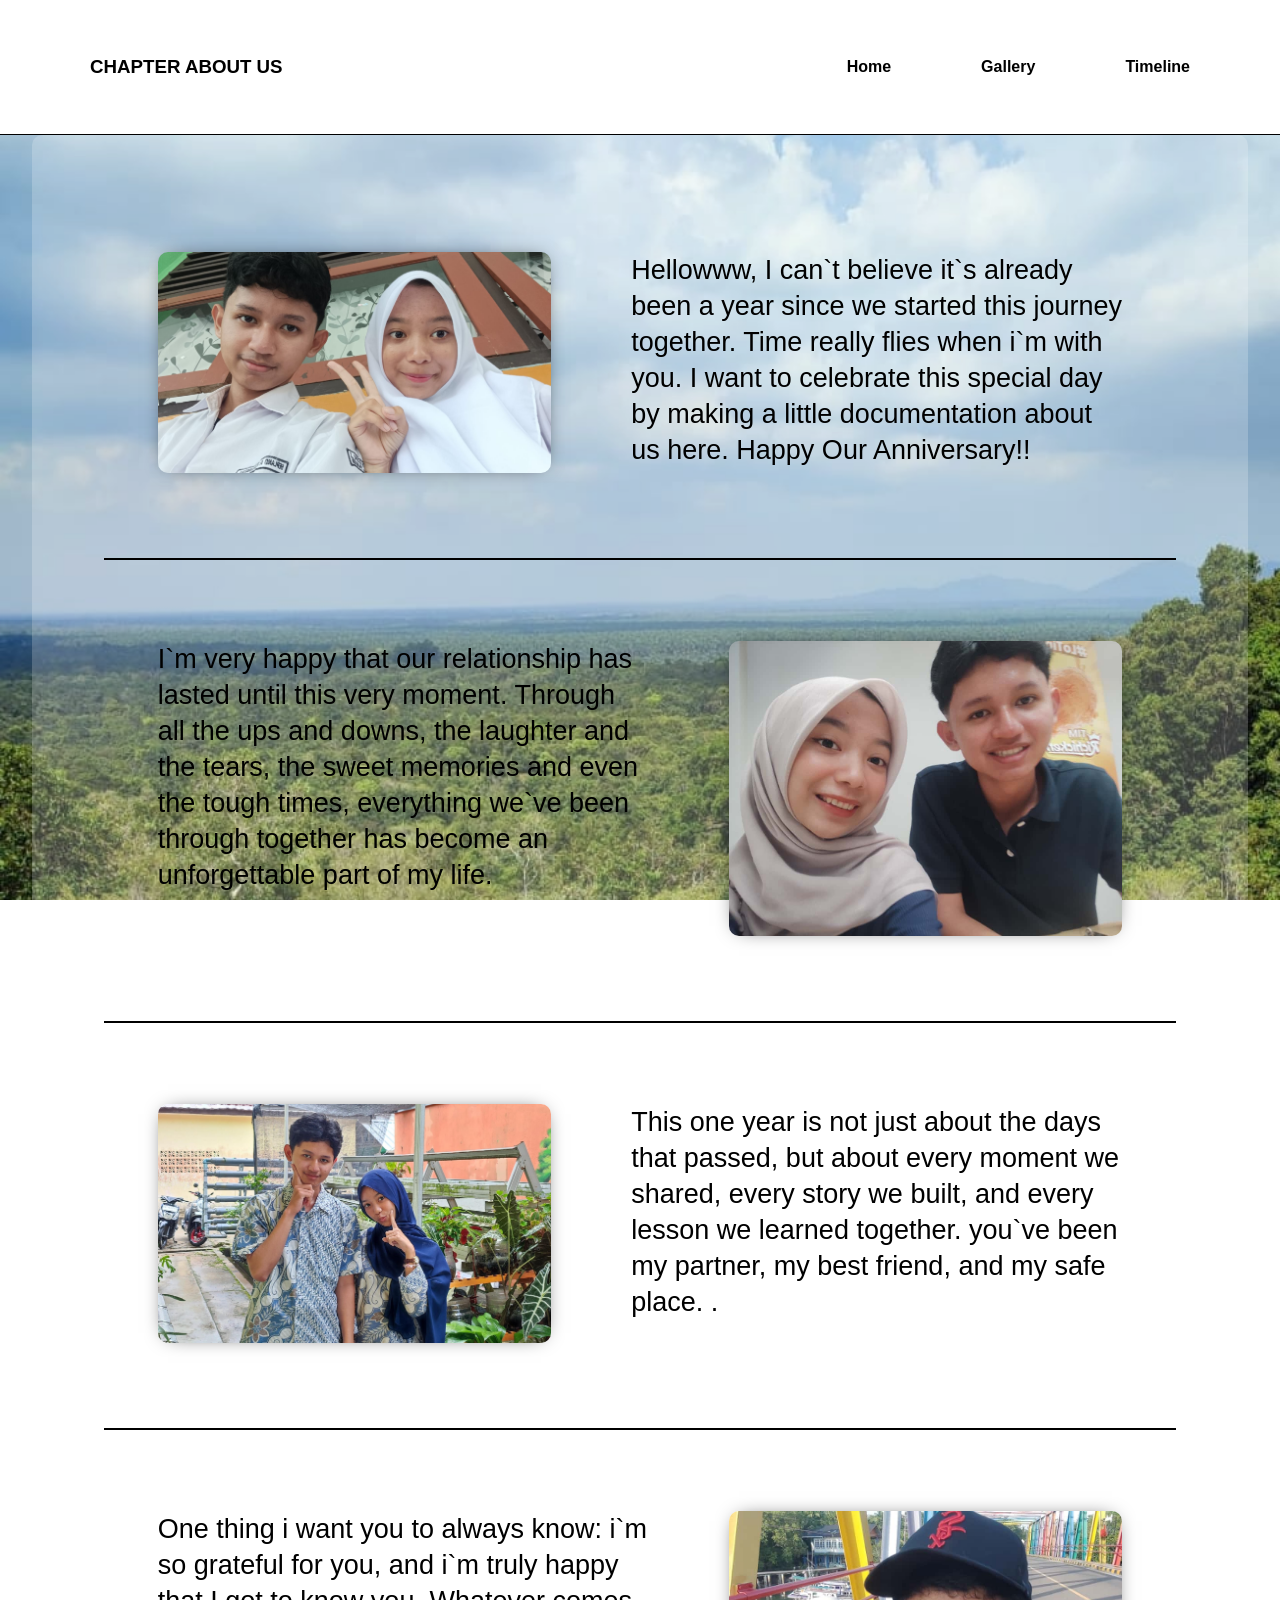
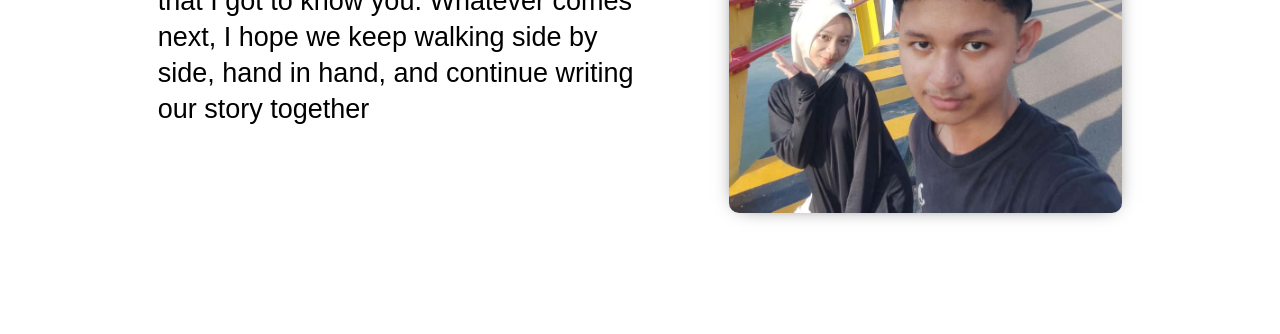
<file: index.html>
<!DOCTYPE html>
<html lang="en">
<head>
    <meta charset="UTF-8">
    <meta name="viewport" content="width=device-width, initial-scale=1.0">
    <title>HOME</title>
   <link rel="stylesheet" href="css/index.css">
   <link rel="stylesheet" href="css/css/all.min.css">
</head>
<body>
    <!-- Navbar -->
    <div class="container-navbar">
        <div class="navbar">
            <label for="humburger">&#9776;</label>
            <input type="checkbox" id="humburger">
        <div class="navbar-merk">
            <h3>CHAPTER ABOUT US</h3>
        </div>
        <nav>
        <div class="navbar-menu">
             <ul>
            <li><a href="index.html">Home</a></li>
            <li><a href="pages/gallery.html">Gallery</a></li>
           <li> <a href="pages/Timeline.html">Timeline</a></li>
            </ul>
           </div>
         </nav>
        </div>
    </div>
    <!-- Home -->
    <div class="container-header">
   <div class="header">
    <div class="header-img">
        <img src="gambar/Homeimg.jpg" alt="">
    </div>
    <div class="header-text">
        <p>Hellowww, I can`t believe it`s already been a year since we started this journey together. Time really flies when i`m with you. I want to celebrate this special day by making a little documentation about us here. Happy Our Anniversary!!</p>
    </div>
   </div>
   <hr>
   <div class="header">
    <div class="header-text">
        <p>I`m very happy that our relationship has lasted until this very moment. Through all the ups and downs, the laughter and the tears, the sweet memories and even the tough times, everything we`ve been through together has become an unforgettable part of my life.</p>
    </div>
    <div class="header-img">
        <img src="gambar/homeimg2.jpg" alt="">
    </div> 
   </div>
   <hr>
   <div class="header">
    <div class="header-img">
        <img src="gambar/homeimg3.jpg" alt="">
    </div>
    <div class="header-text">
        <p>This one year is not just about the days that passed, but about every moment we shared, every story we built, and every lesson we learned together. you`ve been my partner, my best friend, and my safe place.
.</p>
    </div>
   </div>
   <hr>
   <div class="header">
    <div class="header-text">
        <p>One thing i want you to always know: i`m so grateful for you, and i`m truly happy that I got to know you. Whatever comes next, I hope we keep walking side by side, hand in hand, and continue writing our story together</p>
    </div>
    <div class="header-img">
        <img src="gambar/homeimg4.jpg" alt="">
    </div>  
   </div>
   </div>
   
</body>
</html>
</file>
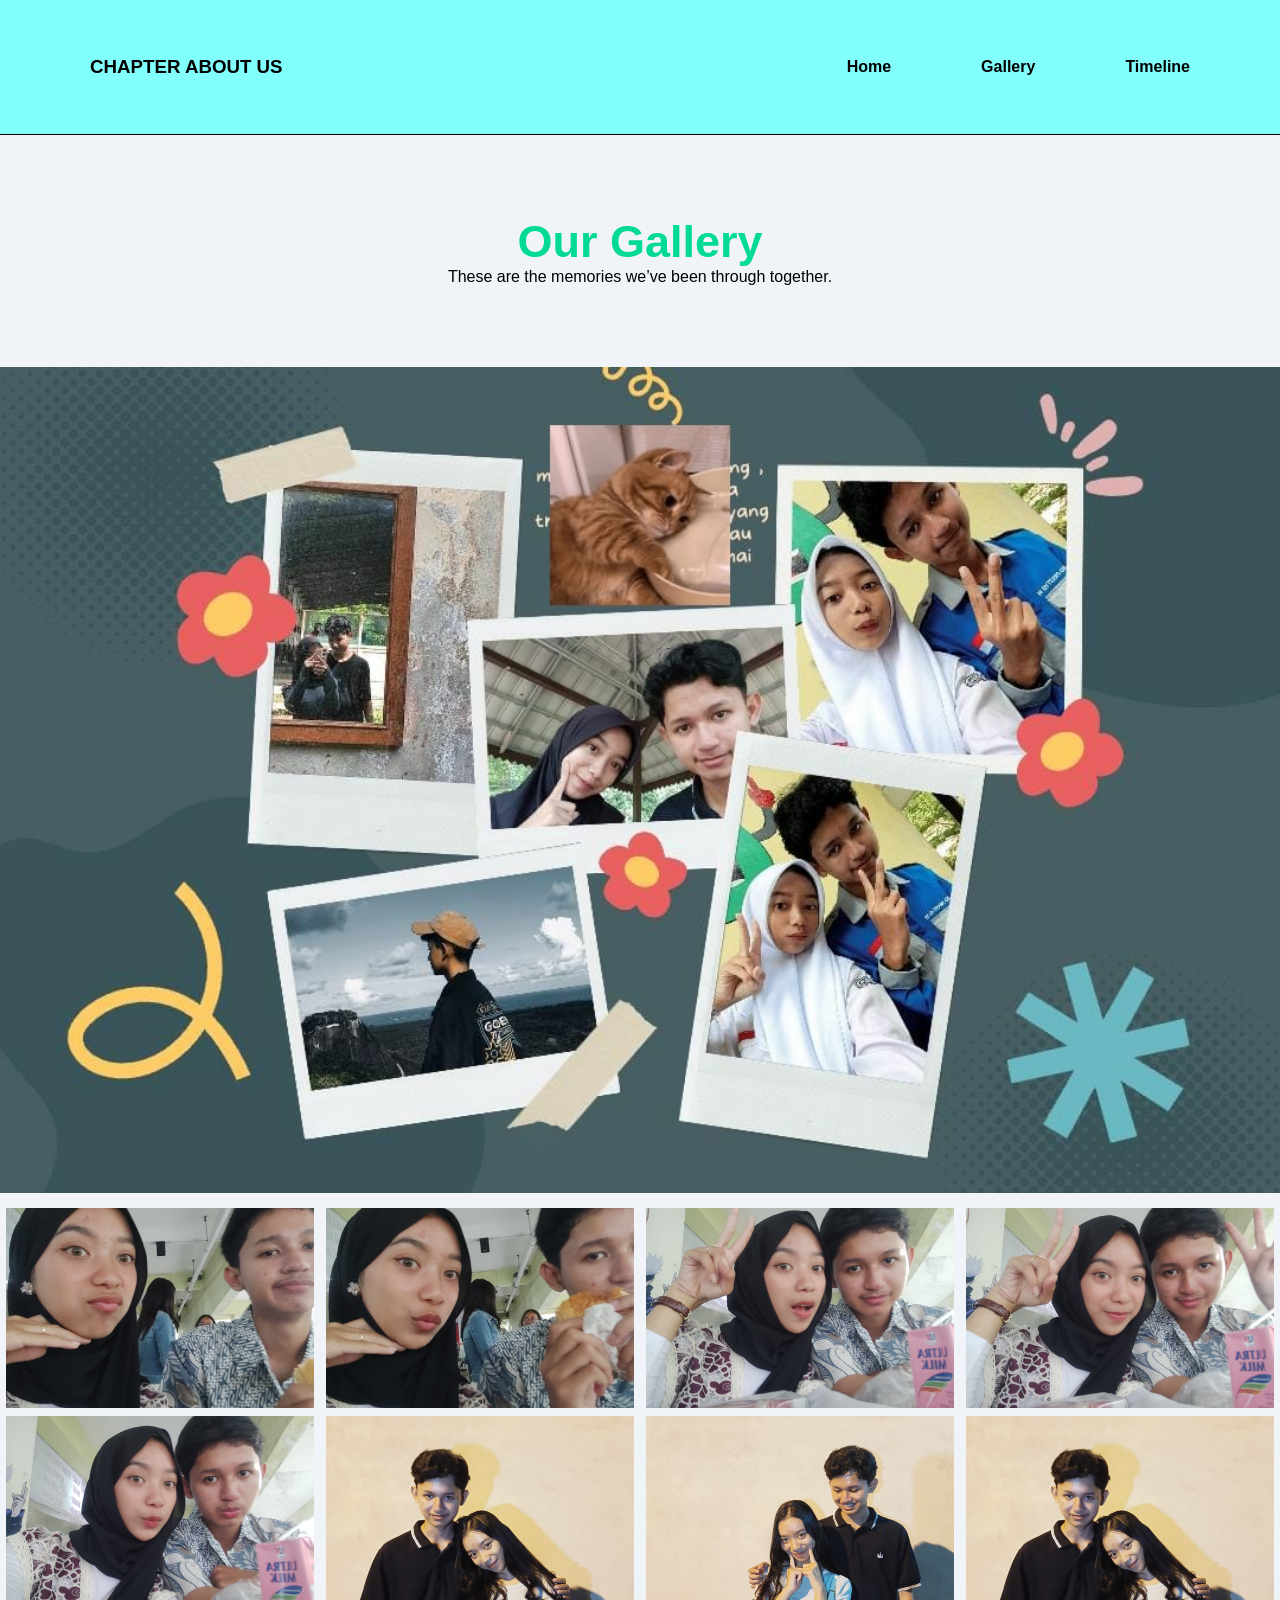
<file: pages/gallery.html>
<!DOCTYPE html>
<html lang="en">
<head>
    <meta charset="UTF-8">
    <meta name="viewport" content="width=device-width, initial-scale=1.0">
    <title>GALLERY</title>
    <link rel="stylesheet" href="../css/gallery.css">
</head>
<body>
    <!-- Navbar -->
    <div class="container-navbar">
        <div class="navbar">
            <label for="humburger">&#9776;</label>
            <input type="checkbox" id="humburger">
        <div class="navbar-merk">
            <h3>CHAPTER ABOUT US</h3>
        </div>
        <nav>
        <div class="navbar-menu">
             <ul>
            <li><a href="../index.html">Home</a></li>
            <li><a href="../pages/gallery.html">Gallery</a></li>
           <li> <a href="../pages/Timeline.html">Timeline</a></li>
            </ul>
           </div>
         </nav>
        </div>
    </div>
    <!-- Gallery -->
     <section id="container-gallery">
        <div class="header-gallery">
            <h3>Our Gallery</h3>
            <p>These are the memories we’ve been through together.</p>
        </div>
        <div class="gallery-pic">
            <img src="../gambar/galleryheader.jpg" alt="">
        </div>
        <!-- flex -->
        <div class="gallery-flex">
            <div class="image">
                <img src="../gambar/image1.jpg" alt="">
            </div>
            <div class="image">
                <img src="../gambar/image3.jpg" alt="">
            </div>
            <div class="image">
                <img src="../gambar/image4.jpg" alt="">
            </div>
            <div class="image">
                <img src="../gambar/image5.jpg" alt="">
            </div>
            <div class="image">
                <img src="../gambar/image6.jpg" alt="">
            </div>
            <div class="image">
                <img src="../gambar/image7.jpg" alt="">
            </div>
            <div class="image">
                <img src="../gambar/image8.jpg" alt="">
            </div>
            <div class="image">
                <img src="../gambar/image7.jpg" alt="">
            </div>
        </div>
     </section>
</body>
</html>
</file>
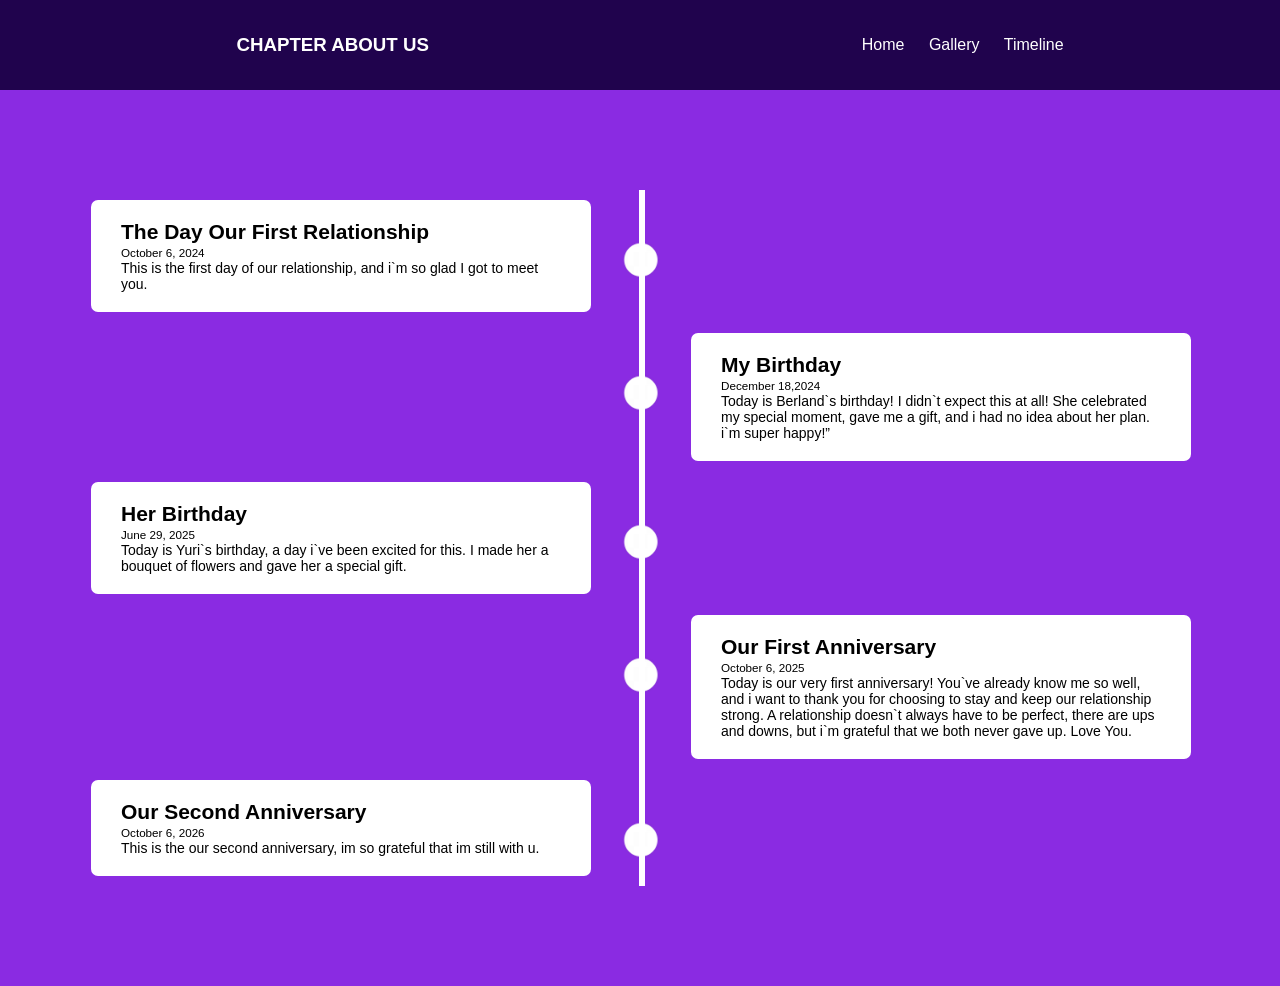
<file: pages/Timeline.html>
<!DOCTYPE html>
<html lang="en">
<head>
    <meta charset="UTF-8">
    <meta name="viewport" content="width=device-width, initial-scale=1.0">
    <title>TIMELINE</title>
    <link rel="stylesheet" href="../css/Timeline.css">
</head>
<body>
     <div class="container-navbar">
        <div class="navbar-merk">
            <h3>CHAPTER ABOUT US</h3>
        </div>
        <div class="navbar-menu">
            <a href="../index.html">Home</a>
            <a href="gallery.html">Gallery</a>
            <a href="Timeline.html">Timeline</a>
        </div>
    </div>
    
    <div class="timeline">
        <div class="container left">
            <img src="../gambar/circle.png" alt="">
            <div class="box-text">
                <h2>The Day Our First Relationship</h2>
                <small>October 6, 2024</small>
                <p>This is the first day of our relationship, and i`m so glad I got to meet you.</p>
            </div>
        </div>
        <div class="container right">
            <img src="../gambar/circle.png" alt="">
            <div class="box-text">
                <h2>My Birthday</h2>
                <small>December 18,2024</small>
                <p>Today is Berland`s birthday! I didn`t expect this at all! She celebrated my special moment, gave me a gift, and i had no idea about her plan. i`m super happy!”</p>
            </div>
        </div>
        <div class="container left">
            <img src="../gambar/circle.png" alt="">
            <div class="box-text">
                <h2>Her Birthday</h2>
                <small>June 29, 2025</small>
                <p>Today is Yuri`s birthday, a day i`ve been excited for this. I made her a bouquet of flowers and gave her a special gift.</p>
            </div>
        </div>
        <div class="container right">
            <img src="../gambar/circle.png" alt="">
            <div class="box-text">
                <h2>Our First Anniversary</h2>
                <small>October 6, 2025</small>
                <p>Today is our very first anniversary! You`ve already know me so well, and i want to thank you for choosing to stay and keep our relationship strong. A relationship doesn`t always have to be perfect, there are ups and downs, but i`m grateful that we both never gave up. Love You.</p>
            </div>
        </div>
	        <div class="container left">
            <img src="../gambar/circle.png" alt="">
            <div class="box-text">
                <h2>Our Second Anniversary</h2>
                <small>October 6, 2026</small>
                <p>This is the our second anniversary, im so grateful that im still with u.</p>
            </div>
        </div>

    </div>
</body>
</html>
</file>
<file: css/index.css>
* {
    margin:0;
    padding: 0;
    font-family: Arial, Helvetica, sans-serif;
}
body {
     background-image: url(../gambar/navbarhome.jpg);
    background-attachment: fixed;
    background-repeat: no-repeat;
    background-size: cover;
}
/* laptop */
@media only screen and (min-width:769px) {
.container-navbar {
    height: 15vh;
    /* background-image: url(../gambar/navbarhome.jpg);
    background-repeat: no-repeat; */
    background-color:white;
    color: black;
    z-index: 1;
   
}
.navbar {
    width: 100%;
    margin: 0px;
    height: 15vh;
    background-color: white;
    position: fixed;
    display: flex;
    justify-content: space-between;
    /* backdrop-filter:blur(10px);
    border: 1px solid black;
    border-radius: 20px; */
    align-items: center;
    border-bottom: 1px black solid;
    box-sizing: border-box;
}
.navbar label, #humburger {
    display: none;
}
.navbar-merk {
    margin-left: 10vh;
}
.navbar-menu ul{
list-style: none;
display: flex;
}
.navbar-menu ul li a {
    text-decoration: none;
    color: black;
    display: block;
    margin-right: 10vh;
    transition: 0.3s all ease-in-out;
    font-weight: bold;
}
.navbar-menu a:hover {
color: palevioletred;
text-decoration: underline;

}

.header p {
    font-size: 3vh;
    line-height: 4vh;
}
.container-header {
    padding: 5vh;
    margin: 0 auto;
    width: 95%;
    /* background-color: rgb(182, 182, 182); */
   background-color: rgba(255, 255, 255, 0.199);
    border-radius: 10px;
     box-sizing: border-box;
}
hr {
    border: 1px solid black;
     width: 95%;
    margin: 1vh auto;
}
.header {
    width: 100%;
    margin: auto;
    padding: 8vh;
    display: flex;
    box-sizing: border-box;
    justify-content: space-evenly;
    flex-wrap: wrap;
    gap: 8vh;
    
    

}
.header-text {
    width: 50%;
}
.header-img {
    width:40%;
    
    
    
    
}
.header-img img {
    width: 100%;
    box-shadow: 0px 0px 20px -10px;
    transition: 0.3s all ease-in-out;
    border-radius: 10px;
    
}
.header-img img:hover {
    box-shadow: 0px -3px 8px 4px pink;
}
}


/* smartphone */
@media only screen and (max-width:768px) {
body {
     background-image: url(../gambar/navbarhome.jpg);
    background-attachment:;
    background-repeat: no-repeat;
    background-size: cover;
}
    .container-navbar {
    height: 7vh;
    /* background-image: url(../gambar/navbarhome.jpg);
    background-repeat: no-repeat; */
    background-color:white;
    color: black;
   
}
.navbar {
    width: 100%;
    margin: 0px;
    height: 7vh;
    background-color: white;
    position: fixed;
    display: flex;
    justify-content: space-between;
    /* border: 1px solid black; */

}
.navbar label {
    display: block;
    font-style: normal;
    font-size: 30px;
    padding: 10px;
    color: black;
}

.navbar input {
    display: none;
}
.navbar-menu ul {
    display: block;
    line-height: 7vh;
    list-style: none;
    flex-direction: column;
    width: 100%;
    position: absolute;
    left: 0;
    top: 7vh;
    
}
.navbar-merk {
    position: absolute;
    font-size: 1.5vh;
    line-height: 7vh;
    right: 2vh;
}
.navbar-menu ul li a {
    text-decoration: none;
    color: black;
    background-color: white;
    display: block;
    font-weight: bold;
    font-size: 1.5vh;
    padding: 0 1vh;
    border-bottom: 1px solid black;
}
.navbar nav {
    display: none;
}
.navbar #humburger:checked ~ nav {
    display: flex;
}
.navbar-menu ul li :hover {
    background-color: pink;
    color: white;
}
.navbar-menu ul li:active {
    background-color: pink;
    color: white;
}
.header p {
    font-size: 0.9vh;
    line-height: 1.5vh;
}
.container-header {
    
    margin: 0 auto;
    width: 95%;
    /* background-color: rgb(182, 182, 182); */
   background-color: rgba(255, 255, 255, 0.199);
    border-radius: 10px;
     box-sizing: border-box;
     
}
hr {
    border: 1px solid black;
     width: 95%;
    margin: 1vh auto;
}
.header {
    width: 100%;
    margin: auto;
    padding: 2vh;
    display: flex;
    box-sizing: border-box;
    justify-content: space-evenly;
    flex-wrap: wrap;
    
    

}
.header-text {
    width: 50%;
    
}

.header-img {
    width:40%;
    
    
    
    
}
.header-img img {
    width: 100%;
    box-shadow: 0px 0px 20px -10px;
    border-radius: 10px;
    transition: 0.3s all ease-in-out;
    
}
.header-img img:hover {
     box-shadow: 0px -3px 8px 4px pink;
}
}
</file>
<file: css/gallery.css>
* {
    margin:0;
    padding: 0;
    font-family: Arial, Helvetica, sans-serif;
    box-sizing: border-box;
}
@media screen and (min-width:769px) {
.container-navbar {
    height: 15vh;
    background-color:white;
    color: black;
    
   
}
.navbar {
    width: 100%;
    margin: 0px;
    height: 15vh;
    background-color: rgb(129, 255, 253);
    position: fixed;
    display: flex;
    justify-content: space-between;
    align-items: center;
    border-bottom: 1px black solid;
    box-sizing: border-box;
    z-index: 1;
}
.navbar label, #humburger {
    display: none;
}
.navbar-merk {
    margin-left: 10vh;
}
.navbar-menu ul{
list-style: none;
display: flex;
}
.navbar-menu ul li a {
    text-decoration: none;
    color: black;
    display: block;
    margin-right: 10vh;
    transition: 0.3s all ease-in-out;
    font-weight: bold;
}
.navbar-menu a:hover {
color: palevioletred;
text-decoration: underline;

}
}
#container-gallery {
    width: 100%;
    background-color: #f0f4f8;
    margin: 0;

}
.header-gallery {
    width: 100%;
    text-align: center;
    padding: 9vh;
    box-sizing: border-box;
}
.header-gallery h3 {
    color: rgb(0, 218, 146);
    font-size: 5vh;
}
.gallery-pic {
    width: 100%;
    margin: auto;
}
.gallery-pic img {
    width: 100%;
    background-size: cover;
}
.gallery-flex {
    width: 100%;
    display: flex;
    flex-wrap: wrap;
   justify-content: space-around;
   margin-top: 1vh;
  
}
.image {
    width: 24%;
    margin:2px auto;
    transition: 0.2s all ease-in-out;
}
.image:hover {
    box-shadow: 0px -3px 6px 4px pink;
}
.image img {
    width: 100%;
    height: 200px;
    object-fit: cover;
}
/* smartphone */
@media screen and (max-width:768px) {
    .container-navbar {
    height: 7vh;
    /* background-image: url(../gambar/navbarhome.jpg);
    background-repeat: no-repeat; */
    background-color:white;
    color: black;
   
}
.navbar {
    width: 100%;
    margin: 0px;
    height: 7vh;
    background-color: rgb(155, 255, 248);
    position: fixed;
    display: flex;
    justify-content: space-between;
    z-index: 1;
    /* border: 1px solid black; */

}
.navbar label {
    display: block;
    font-style: normal;
    font-size: 30px;
    padding: 10px;
    color: black;
}

.navbar input {
    display: none;
}
.navbar-menu ul {
    display: block;
    line-height: 7vh;
    list-style: none;
    flex-direction: column;
    width: 100%;
    position: absolute;
    left: 0;
    top: 7vh;
    
}
.navbar-merk {
    position: absolute;
    font-size: 1.5vh;
    line-height: 7vh;
    right: 2vh;
}
.navbar-menu ul li a {
    text-decoration: none;
    color: black;
    background-color: white;
    display: block;
    font-weight: bold;
    font-size: 1.5vh;
    padding: 0 1vh;
    border-bottom: 1px solid black;
}
.navbar nav {
    display: none;
}
.navbar #humburger:checked ~ nav {
    display: flex;
}
.navbar-menu ul li :hover {
    background-color: pink;
    color: white;
}
.navbar-menu ul li:active {
    background-color: pink;
    color: white;
}
#container-gallery {
    width: 100%;
    background-color: #f0f4f8;
    margin: 0;

}
.header-gallery {
    width: 100%;
    text-align: center;
    padding: 9vh;
    box-sizing: border-box;
}
.header-gallery h3 {
    color: rgb(0, 218, 146);
    font-size:5vh;
}
.header-gallery p {
    color: rgb(2, 171, 115);
}
.gallery-pic  {
width: 100%;    
padding: 0px 10px;
}
.gallery-pic img {
    width: 100%;
}

   

.gallery-flex {
    width: 100%;
    display: flex;
    flex-wrap: wrap;
   margin-top: 1px;
   padding: 10px;
   box-sizing: border-box;
  
}
.image {
    width: 48.5%;
    margin:  1px;
    transition: 0.2s all ease-in-out;
}
.image:hover {
    transform: scale(1.03);
}
.image img {
    width: 100%;
    height: 200px;
    object-fit: cover;
}
}
</file>
<file: css/Timeline.css>
* {
    margin:0;
    padding: 0;
    font-family: Arial, Helvetica, sans-serif;
}
.container-navbar {
    width: 100%;
    height: 50px;
    background-color: rgb(32, 3, 77);
    display: flex;
    align-items: center;
    justify-content: space-around;
    color: white;
    padding: 20px;
    margin-bottom: 50px;
}
.navbar-menu a {
    text-decoration: none;
    color: white;
    margin-right: 20px;
    box-sizing: border-box;
    transition: 0.3s all ease-in-out;
}
.navbar-menu a:hover {
color: rgb(255, 0, 238);
text-decoration: underline;
}
body {
    background-color: blueviolet;
}
.timeline {
    max-width: 1200px;
    margin: 100px auto;
    

position: relative;
}
.container {
    padding: 10px 50px;
    position: relative;
    width: 50%;
    background-color: blueviolet;
    margin: 1px;
    box-sizing: border-box;
    animation: movedown 1s linear forwards;
    opacity: 0;
    
}
@keyframes movedown {
    0% {
        opacity: 0;
        transform: translateY(-30px);
    }
    100% {
        opacity: 100;
        transform: translateY(0px);
    }
}
.container:nth-child(1) {
    animation-delay: 0s;
}
.container:nth-child(2) {
    animation-delay: 1.5s;
}
.container:nth-child(3) {
    animation-delay: 3s;
}
.container:nth-child(4) {
    animation-delay: 4.5s;
}
.container:nth-child(5) {
    animation-delay: 6s;
}
.box-text {
    padding: 20px 30px;
    background-color: white;
    position: relative;
    border-radius: 7px;
    font-size: 14px;
}
.left {
    
    left: 0;
}
.right {
    
    left: 50%;
}
.container img {
    width: 40px;
    position: absolute;
    right: -20px;
    top: 50px;
    z-index: 10;
    
}
.right img {
    left: -20px;
}
.timeline::after {
    content: '';
    position: absolute;
    width: 6px;
    height: 100%;
    background: white;
    top: 0;
    left: 50%;
    margin-left: -1px;
    animation: moveline 6s linear  forwards;
}
@keyframes moveline {
    0% {
        height: 0;
    }
    100% {
        height: 100%;
    }
}
.gambar {
    width: 80%;
    
}
</file>
